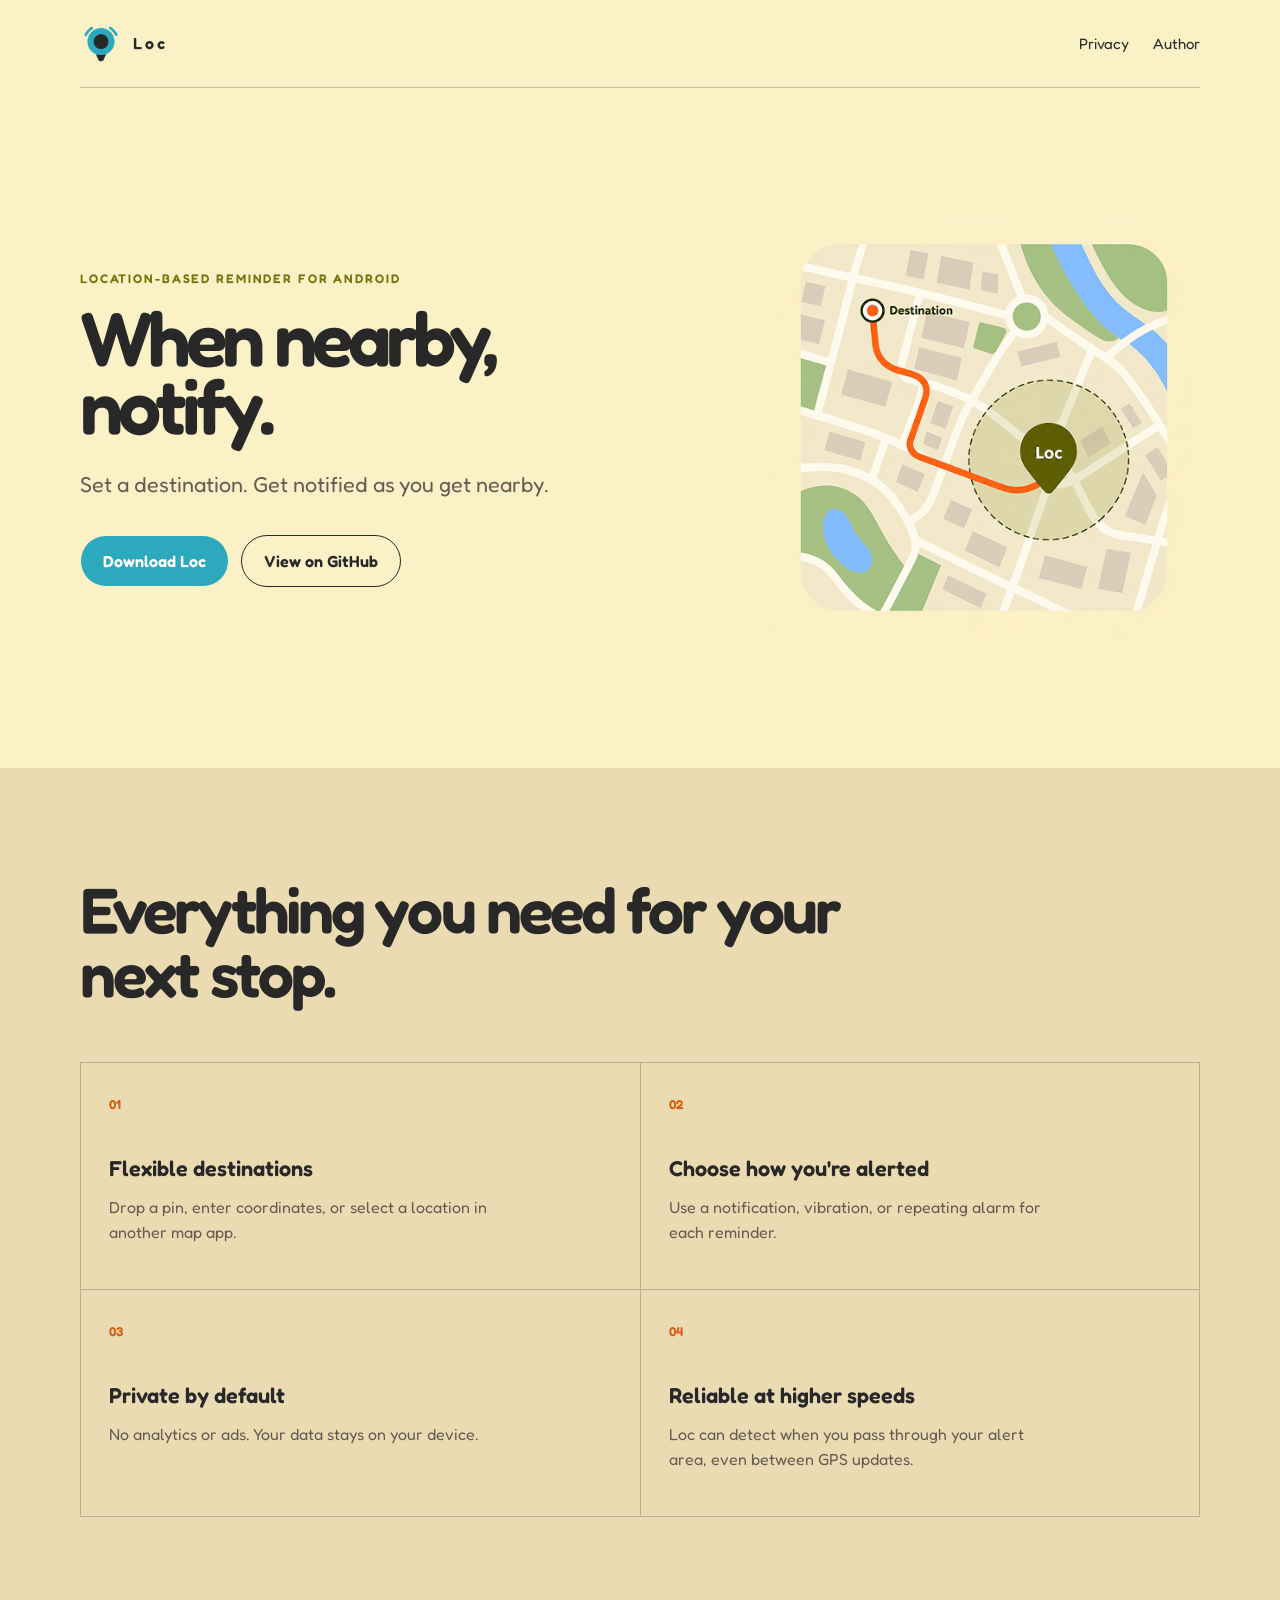
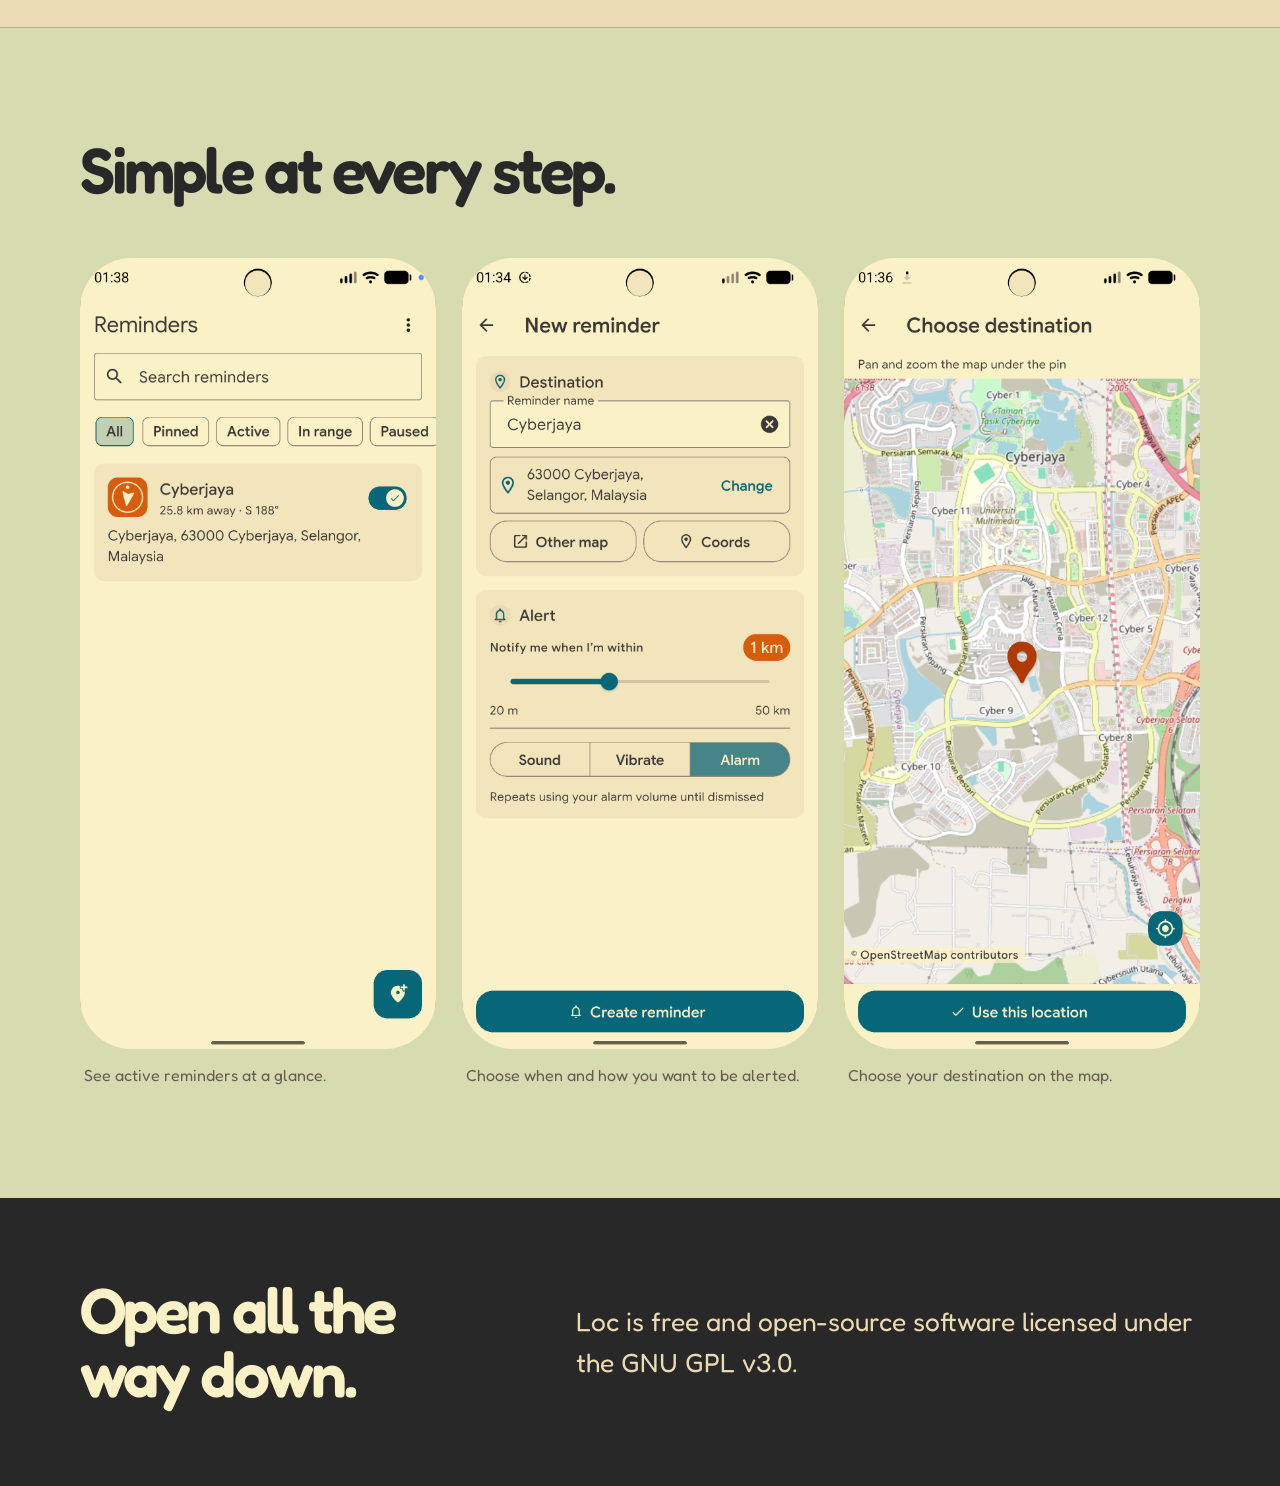
<file: index.html>
<!doctype html>
<html lang="en">
  <head>
    <meta charset="utf-8">
    <meta name="viewport" content="width=device-width, initial-scale=1">
    <meta name="theme-color" content="#79740e">
    <meta
      name="description"
      content="Loc is a private, open-source location reminder."
    >
    <meta property="og:title" content="Loc - Location Reminder">
    <meta
      property="og:description"
      content="Choose a destination and Loc alerts you when you're getting close."
    >
    <meta property="og:image" content="https://loc.abdeltwab.xyz/assets/icons/app_icon.png">
    <meta property="og:url" content="https://loc.abdeltwab.xyz">
    <title>Loc - Location-based Reminder</title>
    <link rel="icon" href="assets/icons/app_icon.png">
    <link rel="stylesheet" href="site.css">
  </head>
  <body>
    <header class="site-header wrap">
      <a class="brand" href="/" aria-label="Loc home">
        <img src="assets/icons/app_icon.png" alt="" width="42" height="42">
        <span>Loc</span>
      </a>
      <nav aria-label="Main navigation">
        <a href="privacy.html">Privacy</a>
        <a href="https://abdeltwab.xyz">Author</a>
      </nav>
    </header>

    <main>
      <section class="hero wrap">
        <div class="hero-copy">
          <p class="eyebrow">Location-based reminder for Android</p>
          <h1>When nearby,<br>notify.</h1>
          <p class="intro">
            Set a destination. Get notified as you get nearby.
          </p>
          <div class="actions">
            <a class="button primary" href="https://github.com/AbdeltwabMF/loc/releases/latest">
              Download Loc
            </a>
            <a class="button secondary" href="https://github.com/AbdeltwabMF/loc">
              View on GitHub
            </a>
          </div>
        </div>
        <img class="hero-image" src="assets/route.png" alt="" width="500" height="500">
      </section>

      <section class="features" id="features">
        <div class="wrap">
          <div class="section-heading">
            <h2>Everything you need for your next stop.</h2>
          </div>
          <div class="feature-grid">
            <article>
              <span>01</span>
              <h3>Flexible destinations</h3>
              <p>Drop a pin, enter coordinates, or select a location in another map app.</p>
            </article>
            <article>
              <span>02</span>
              <h3>Choose how you're alerted</h3>
              <p>
                Use a notification, vibration, or repeating alarm for each
                reminder.
              </p>
            </article>
            <article>
              <span>03</span>
              <h3>Private by default</h3>
              <p>No analytics or ads. Your data stays on your device.</p>
            </article>
            <article>
              <span>04</span>
              <h3>Reliable at higher speeds</h3>
              <p>
                Loc can detect when you pass through your alert area, even
                between GPS updates.
              </p>
            </article>
          </div>
        </div>
      </section>

      <section class="screens" aria-labelledby="screens-title">
        <div class="wrap">
          <div class="section-heading">
            <h2 id="screens-title">Simple at every step.</h2>
          </div>
          <div class="screen-grid">
            <figure>
              <img
                src="fastlane/metadata/android/en-US/images/phoneScreenshots/2.png"
                alt="Loc reminders screen showing active destinations"
                loading="lazy"
              >
              <figcaption>See active reminders at a glance.</figcaption>
            </figure>
            <figure>
              <img
                src="fastlane/metadata/android/en-US/images/phoneScreenshots/4.png"
                alt="Loc reminder editor with alert distance and alert type controls"
                loading="lazy"
              >
              <figcaption>Choose when and how you want to be alerted.</figcaption>
            </figure>
            <figure>
              <img
                src="fastlane/metadata/android/en-US/images/phoneScreenshots/3.png"
                alt="Loc map picker showing a destination at the Giza Pyramids"
                loading="lazy"
              >
              <figcaption>Choose your destination on the map.</figcaption>
            </figure>
          </div>
        </div>
      </section>

      <section class="open-source">
        <div class="wrap open-source-grid">
          <div>
            <h2>Open all the way down.</h2>
          </div>
          <div>
            <p>
              Loc is free and open-source software licensed under the GNU GPL v3.0.
            </p>
          </div>
        </div>
      </section>
    </main>
  </body>
</html>
</file>
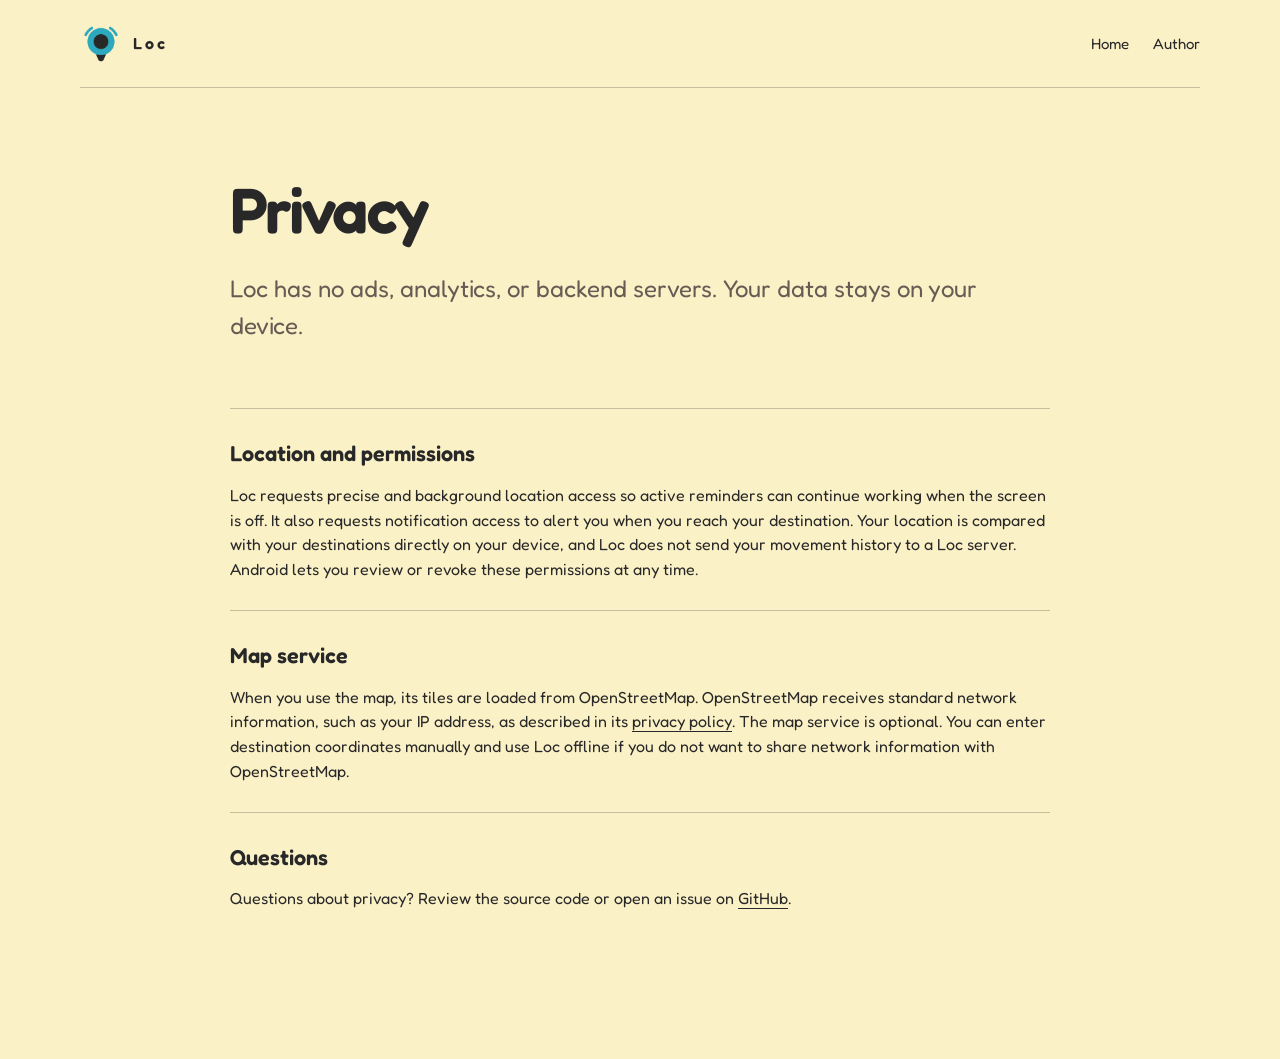
<file: privacy.html>
<!doctype html>
<html lang="en">
  <head>
    <meta charset="utf-8">
    <meta name="viewport" content="width=device-width, initial-scale=1">
    <meta name="theme-color" content="#79740e">
    <meta
      name="description"
      content="Privacy information for the Loc Android application."
    >
    <title>Privacy - Loc</title>
    <link rel="icon" href="assets/icons/app_icon.png">
    <link rel="stylesheet" href="site.css">
  </head>
  <body>
    <header class="site-header wrap">
      <a class="brand" href="/" aria-label="Loc home">
        <img src="assets/icons/app_icon.png" alt="" width="42" height="42">
        <span>Loc</span>
      </a>
      <nav aria-label="Main navigation">
        <a href="/">Home</a>
        <a href="https://abdeltwab.xyz">Author</a>
      </nav>
    </header>

    <main class="legal wrap">
      <h1>Privacy</h1>
      <p class="legal-intro">
        Loc has no ads, analytics, or backend servers. Your data stays on your device.
      </p>

      <section>
        <h2>Location and permissions</h2>
        <p>
          Loc requests precise and background location access so active
          reminders can continue working when the screen is off. It also
          requests notification access to alert you when you reach your
          destination. Your location is compared with your destinations
          directly on your device, and Loc does not send your movement history
          to a Loc server. Android lets you review or revoke these permissions
          at any time.
        </p>
      </section>

      <section>
        <h2>Map service</h2>
        <p>
          When you use the map, its tiles are loaded from OpenStreetMap.
          OpenStreetMap receives standard network information, such as your IP
          address, as described in its
          <a href="https://osmfoundation.org/wiki/Privacy_Policy">privacy policy</a>.
          The map service is optional. You can enter destination coordinates
          manually and use Loc offline if you do not want to share network
          information with OpenStreetMap.
        </p>
      </section>

      <section>
        <h2>Questions</h2>
        <p>
          Questions about privacy? Review the source code or open an issue on
          <a href="https://github.com/AbdeltwabMF/loc">GitHub</a>.
        </p>
      </section>
    </main>
  </body>
</html>
</file>
<file: site.css>
@font-face {
  font-family: "Fredoka";
  src: url("assets/fonts/Fredoka-VariableFont_wdth,wght.ttf") format("truetype");
  font-weight: 300 600;
  font-style: normal;
  font-display: swap;
}

:root {
  color-scheme: light;
  --ink: #282828;
  --muted: #665c54;
  --cream: #fbf1c7;
  --paper: #f2e5bc;
  --paper-deep: #ebdbb2;
  --olive: #79740e;
  --orange: #d65d0e;
  --mint: #d6dcb0;
  --white: #ffffff;
  --turquoise: #2ca9bc;
  --line: rgba(40, 40, 40, 0.25);
}

* {
  box-sizing: border-box;
}

html {
  scroll-behavior: smooth;
}

body {
  margin: 0;
  color: var(--ink);
  background: var(--cream);
  font-family: "Fredoka", system-ui, sans-serif;
  font-optical-sizing: auto;
  font-variation-settings: "wdth" 100;
  line-height: 1.55;
}

a {
  color: inherit;
  text-decoration-thickness: 1px;
  text-underline-offset: 4px;
}

.wrap {
  width: min(1120px, calc(100% - 40px));
  margin-inline: auto;
}

.site-header {
  min-height: 88px;
  display: flex;
  align-items: center;
  justify-content: space-between;
  gap: 24px;
  border-bottom: 1px solid var(--line);
}

.brand {
  display: inline-flex;
  align-items: center;
  gap: 11px;
  font-weight: 800;
  letter-spacing: 0.18em;
  text-decoration: none;
}

.brand img {
  border-radius: 11px;
}

nav {
  display: flex;
  gap: 24px;
  font-size: 0.94rem;
}

nav a {
  text-decoration: none;
}

nav a:hover,
nav a:focus-visible {
  color: var(--olive);
}

.hero {
  min-height: 680px;
  display: grid;
  grid-template-columns: minmax(0, 1.15fr) minmax(320px, 0.85fr);
  align-items: center;
  gap: clamp(40px, 8vw, 110px);
  padding-block: 80px;
}

.hero-image {
  display: block;
  width: 100%;
  max-width: 500px;
  height: auto;
}

.eyebrow {
  margin: 0 0 16px;
  color: var(--olive);
  font-size: 0.78rem;
  font-weight: 800;
  letter-spacing: 0.15em;
  text-transform: uppercase;
}

h1,
h2,
h3,
p {
  margin-top: 0;
}

h1 {
  margin-bottom: 28px;
  font-size: clamp(3.7rem, 6vw, 7.4rem);
  line-height: 0.88;
  letter-spacing: -0.065em;
}

.intro {
  max-width: 610px;
  color: var(--muted);
  font-size: clamp(1.1rem, 2vw, 1.35rem);
}

.actions {
  display: flex;
  flex-wrap: wrap;
  gap: 12px;
  margin-top: 34px;
}

.button {
  display: inline-flex;
  min-height: 52px;
  align-items: center;
  justify-content: center;
  padding: 12px 22px;
  border: 1px solid var(--ink);
  border-radius: 999px;
  font-weight: 700;
  text-decoration: none;
}

.button.primary {
  border-color: var(--cream);
  color: var(--white);
  background: var(--turquoise);
}

.button.primary:hover,
.button.primary:focus-visible {
  background: var(--ink);
}

.button.secondary:hover,
.button.secondary:focus-visible {
  background: var(--paper-deep);
}

.open-source {
  color: var(--cream);
  background: var(--ink);
}

.open-source-grid {
  display: grid;
  grid-template-columns: 0.8fr 1.2fr;
  gap: 80px;
  align-items: center;
  padding-block: 80px;
}

.section-heading h2,
.open-source h2,
.legal h1 {
  margin-bottom: 0;
  font-size: clamp(2.4rem, 5vw, 4.8rem);
  line-height: 1;
  letter-spacing: -0.045em;
}

.open-source-grid > div:last-child > p {
  margin: 0;
  color: var(--paper-deep);
  font-size: clamp(1.15rem, 2.4vw, 1.65rem);
}

.features,
.screens {
  padding-block: 110px;
}

.features {
  background: var(--paper-deep);
}

.screens {
  background: var(--mint);
}

.section-heading {
  max-width: 760px;
  margin-bottom: 56px;
}

.feature-grid {
  display: grid;
  grid-template-columns: repeat(2, 1fr);
  border-top: 1px solid var(--line);
  border-left: 1px solid var(--line);
}

.feature-grid article {
  min-height: 220px;
  padding: 28px;
  border-right: 1px solid var(--line);
  border-bottom: 1px solid var(--line);
}

.feature-grid span {
  color: var(--orange);
  font-size: 0.8rem;
  font-weight: 800;
}

.feature-grid h3 {
  margin: 36px 0 10px;
  font-size: 1.35rem;
}

.feature-grid p {
  max-width: 390px;
  color: var(--muted);
}

.screens {
  border-top: 1px solid var(--line);
}

.screen-grid {
  display: grid;
  grid-template-columns: repeat(3, 1fr);
  gap: 26px;
}

figure {
  margin: 0;
}

figure img {
  display: block;
  width: 100%;
  aspect-ratio: 9 / 20;
  object-fit: cover;
  overflow: hidden;
  border-radius: 14.5% / 6.5%;
  background: var(--paper);
}

figcaption {
  padding: 14px 4px 0;
  color: var(--muted);
}

.legal {
  max-width: 820px;
  padding-block: 90px 120px;
}

.legal h1 {
  margin-bottom: 28px;
}

.legal-intro {
  margin-bottom: 64px;
  color: var(--muted);
  font-size: clamp(1.15rem, 2.5vw, 1.5rem);
}

.legal section {
  padding-block: 28px;
  border-top: 1px solid var(--line);
}

.legal h2 {
  margin-bottom: 12px;
  font-size: 1.35rem;
}

.legal section p:last-child {
  margin-bottom: 0;
}

@media (max-width: 760px) {
  .site-header {
    min-height: 74px;
  }

  nav {
    gap: 14px;
  }

  .hero {
    min-height: auto;
    grid-template-columns: 1fr;
    padding-block: 64px;
  }

  .open-source-grid {
    grid-template-columns: 1fr;
    gap: 28px;
    padding-block: 64px;
  }

  .features,
  .screens {
    padding-block: 78px;
  }

  .feature-grid,
  .screen-grid {
    grid-template-columns: 1fr;
  }

  .screen-grid {
    gap: 38px;
  }

  figure img {
    max-width: 360px;
    margin-inline: auto;
  }

  figcaption {
    text-align: center;
  }
}

@media (prefers-reduced-motion: reduce) {
  html {
    scroll-behavior: auto;
  }
}
</file>
